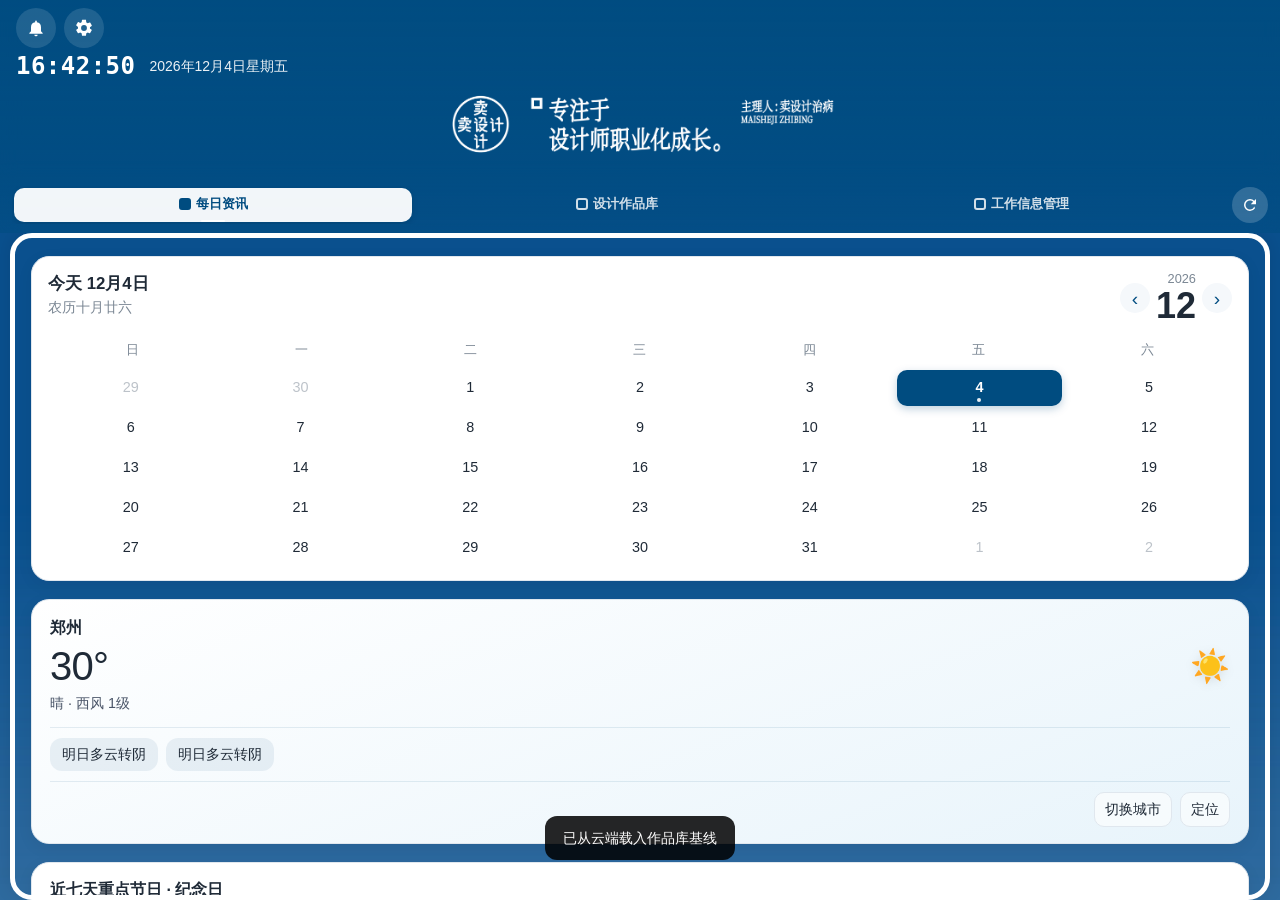
<file: index.html>
<!DOCTYPE html>
<html lang="zh-CN">
<head>
  <meta charset="UTF-8">
  <meta name="viewport" content="width=device-width, initial-scale=1.0, maximum-scale=1.0, user-scalable=no, viewport-fit=cover">
  <meta name="apple-mobile-web-app-capable" content="yes">
  <meta name="apple-mobile-web-app-status-bar-style" content="default">
  <meta name="theme-color" content="#004C80">
  <meta name="application-name" content="卖设计">
  <meta name="mobile-web-app-capable" content="yes">
  <meta name="apple-mobile-web-app-capable" content="yes">
  <meta name="apple-mobile-web-app-status-bar-style" content="default">
  <meta name="apple-mobile-web-app-title" content="卖设计">
  <link rel="manifest" href="manifest.json">
  <link rel="apple-touch-icon" href="icon-192.png">
  <title>卖设计 · 手机工作台</title>
  <link rel="stylesheet" href="styles-mobile-v2.css?v=m20260816t">
</head>
<body>
  <!-- 顶部栏：标题 + 时钟日期 + 铃铛设置 -->
  <header class="topbar">
    <div class="topbar-row topbar-row-1">
      <div class="topbar-tools">
        <button class="topbar-tool" id="openBell" aria-label="修改通知">
          <svg viewBox="0 0 24 24" width="20" height="20" aria-hidden="true">
            <path fill="currentColor" d="M12 22a2 2 0 0 0 2-2h-4a2 2 0 0 0 2 2zm6-6V11a6 6 0 0 0-5-5.91V4a1 1 0 0 0-2 0v1.09A6 6 0 0 0 6 11v5l-2 2v1h16v-1l-2-2z"/>
          </svg>
          <span class="bell-badge" id="bellBadge" hidden>●</span>
        </button>
        <button class="topbar-tool" id="openSettings" aria-label="云端共享设置">
          <svg viewBox="0 0 24 24" width="20" height="20" aria-hidden="true">
            <path fill="currentColor" d="M19.14 12.94a7.42 7.42 0 0 0 0-1.88l2.03-1.58a.5.5 0 0 0 .12-.64l-1.92-3.32a.5.5 0 0 0-.6-.22l-2.39.96a7.07 7.07 0 0 0-1.62-.94l-.36-2.54A.5.5 0 0 0 13.9 2h-3.84a.5.5 0 0 0-.5.42l-.36 2.54c-.59.24-1.13.55-1.62.94l-2.39-.96a.5.5 0 0 0-.6.22L2.67 8.48a.5.5 0 0 0 .12.64l2.03 1.58a7.42 7.42 0 0 0 0 1.88L2.79 14.16a.5.5 0 0 0-.12.64l1.92 3.32a.5.5 0 0 0 .6.22l2.39-.96c.49.39 1.03.7 1.62.94l.36 2.54a.5.5 0 0 0 .5.42h3.84a.5.5 0 0 0 .5-.42l.36-2.54c.59-.24 1.13-.55 1.62-.94l2.39.96a.5.5 0 0 0 .6-.22l1.92-3.32a.5.5 0 0 0-.12-.64l-2.03-1.58zM12 15.5A3.5 3.5 0 1 1 12 8.5a3.5 3.5 0 0 1 0 7z"/>
          </svg>
        </button>
      </div>
    </div>
    <div class="topbar-row topbar-row-2">
      <div class="live-clock" id="liveClock">--:--:--</div>
      <div class="live-date" id="liveDate">----年--月--日 星期-</div>
    </div>
    <div class="brand-banner">
      <img class="brand-banner-img" src="brand-title.png" alt="卖设计的工作台">
    </div>
  </header>

  <!-- 通知面板：浮在顶栏下方 -->
  <div class="bell-panel" id="bellPanel" hidden>
    <div class="bell-panel-head">
      <span>修改通知</span>
      <button class="bell-close" id="closeBell" aria-label="关闭">×</button>
    </div>
    <div class="bell-list" id="bellList"></div>
  </div>

  <!-- 标签栏：3 个 Tab + 刷新 -->
  <nav class="tabbar" id="tabbar">
    <div class="tabbar-tabs">
      <button class="tab active" data-index="0">
        <span class="tab-mark"></span>
        <span class="tab-label">每日资讯</span>
      </button>
      <button class="tab" data-index="1">
        <span class="tab-mark"></span>
        <span class="tab-label">设计作品库</span>
      </button>
      <button class="tab" data-index="2">
        <span class="tab-mark"></span>
        <span class="tab-label">工作信息管理</span>
      </button>
    </div>
    <button class="tabbar-refresh" id="pageRefresh" aria-label="刷新当前页">
      <svg viewBox="0 0 24 24" width="18" height="18" aria-hidden="true">
        <path fill="currentColor" d="M17.65 6.35A7.95 7.95 0 0 0 12 4a8 8 0 0 0-8 8 8 8 0 0 0 8 8 8 8 0 0 0 6.67-3.56L17.65 14A6 6 0 0 1 12 18a6 6 0 0 1-6-6 6 6 0 0 1 6-6c1.66 0 3.14.69 4.22 1.78L13 11h7V4l-2.35 2.35z"/>
      </svg>
    </button>
  </nav>

  <!-- 页面容器：可横向滑动 -->
  <div class="pages-viewport">
    <div class="pages-track" id="pagesTrack">

      <!-- ============ 页面 1：每日资讯 ============ -->
      <section class="page page-info" data-index="0" aria-label="每日资讯">
        <div class="page-inner">

          <!-- 日历卡片 -->
          <div class="card card-calendar">
            <div class="cal-head">
              <div class="cal-today-block">
                <div class="cal-today-date" id="calTodayDate">今天 8月15日</div>
                <div class="cal-today-lunar" id="calTodayLunar">农历七月初三</div>
              </div>
      <div class="cal-year-block">
        <button class="cal-nav-btn" id="calPrev" aria-label="上个月">‹</button>
        <div>
          <div class="cal-year" id="calYear">2026</div>
          <div class="cal-month" id="calMonth">08</div>
        </div>
        <button class="cal-nav-btn" id="calNext" aria-label="下个月">›</button>
      </div>
            </div>
            <div class="cal-weekdays">
              <span>日</span><span>一</span><span>二</span><span>三</span><span>四</span><span>五</span><span>六</span>
            </div>
            <div class="cal-days" id="calDays"></div>
          </div>

          <!-- 天气卡片 -->
          <div class="card card-weather">
            <div class="weather-top">
              <div class="weather-info">
                <div class="weather-row1">
                  <span class="weather-city" id="weatherCity">郑州</span>
                </div>
                <div class="weather-row2">
                  <span class="weather-temp" id="weatherTemp">--°</span>
                  <span class="weather-icon" id="weatherIcon">⛅</span>
                </div>
                <div class="weather-row3">
                  <span class="weather-now" id="weatherNow">加载中…</span>
                </div>
              </div>
            </div>
            <div class="weather-mid">
              <div class="weather-forecast" id="weatherForecast">
                <span class="forecast-tag" id="weatherUpcoming">--</span>
                <span class="forecast-tag" id="weatherTomorrow">--</span>
              </div>
            </div>
            <div class="weather-bottom">
              <button class="btn-outline" id="editCity">切换城市</button>
              <button class="btn-outline" id="locateCity">定位</button>
            </div>
          </div>

          <!-- 节日 / 纪念日 卡片 -->
          <div class="card card-holidays">
            <h3 class="card-title">近七天重点节日 · 纪念日</h3>
            <ul class="holiday-list" id="holidayList"></ul>
          </div>

          <!-- 热点聚合卡片 -->
          <div class="card card-trends">
            <div class="trends-head">
              <h3 class="card-title">热点聚合</h3>
              <div class="trend-tabs" id="trendTabs">
                <button class="trend-tab" data-source="xiaohongshu">小红书</button>
                <button class="trend-tab" data-source="weibo">微博</button>
                <button class="trend-tab active" data-source="qqnews">腾讯新闻</button>
                <button class="trend-tab" data-source="ifeng">凤凰新闻</button>
                <button class="trend-tab" data-source="adquan">广告门</button>
                <button class="trend-tab" data-source="digitaling">数英</button>
                <button class="trend-tab" data-source="shejijingsai">设计竞赛网</button>
                <button class="trend-tab" data-source="uisdc">优设网</button>
              </div>
            </div>
            <ol class="trend-list" id="trendList"></ol>
            <div class="trend-empty" id="trendEmpty" hidden>点击刷新获取最新热点</div>
            <div class="trends-foot">
              <span class="trend-update" id="trendUpdate">上次更新：--</span>
              <button class="btn-text" id="refreshTrends">立即刷新热点</button>
            </div>
          </div>

          <div class="page-footer-space"></div>
        </div>
      </section>

      <!-- ============ 页面 2：设计作品库 ============ -->
      <section class="page page-portfolio" data-index="1" aria-label="设计作品库">
        <div class="page-inner">

          <!-- 顶部操作 -->
          <div class="page-actions">
            <span class="page-actions-title">作品库</span>
            <button class="btn-outline" id="restoreCloud">从云端恢复</button>
            <button class="btn-outline" id="sharePortfolio">分享查看</button>
          </div>

          <!-- 公众号文章：可折叠 -->
          <div class="card card-wechat">
            <div class="source-head" id="wechatToggle">
              <div class="source-head-left">
                <span class="source-emoji">📰</span>
                <span class="source-title">公众号文章</span>
                <span class="source-count" id="wechatCount">0 篇</span>
              </div>
              <button class="source-toggle" id="wechatToggleBtn">展开</button>
            </div>
            <div class="source-body" id="wechatBody">
              <div class="source-toolbar">
                <a class="btn-outline" href="https://mp.weixin.qq.com/s/0--AHBCkB1DnfnzCD70Xyg" target="_blank" rel="noopener">打开公众号</a>
                <button class="btn-primary" id="addPortfolioProject">+ 添加文章</button>
              </div>
              <div class="portfolio-list" id="portfolioList"></div>
            </div>
          </div>

          <!-- 站酷主页 -->
          <div class="card card-zcool">
            <div class="source-head">
              <div class="source-head-left">
                <span class="source-emoji">🎨</span>
                <span class="source-title">站酷主页</span>
              </div>
              <div class="source-head-right">
                <button class="source-toggle" id="editZcool">编辑</button>
                <a class="btn-outline" id="zcoolVisit" href="https://www.zcool.com.cn/u/ZNDA5NDcwMA==" target="_blank" rel="noopener">访问站酷</a>
              </div>
            </div>
            <a class="zcool-preview" id="zcoolLink" href="https://www.zcool.com.cn/u/ZNDA5NDcwMA==" target="_blank" rel="noopener">
              <div class="zcool-cover" id="zcoolCover">
                <span class="zcool-cover-emoji">🎨</span>
              </div>
              <div class="zcool-info">
                <div class="zcool-title" id="zcoolTitle">卖设计 · 站酷</div>
                <div class="zcool-url" id="zcoolUrlText">https://www.zcool.com.cn/u/ZNDA5NDcwMA==</div>
              </div>
            </a>
          </div>

          <!-- 我的知识库 (ima) -->
      <div class="card card-ima" id="openIma">
        <div class="ima-icon">ima</div>
        <div class="ima-body">
          <div class="ima-title">我的知识库</div>
          <div class="ima-sub">ima 个人知识库</div>
        </div>
        <span class="ima-arrow">→</span>
      </div>

          <!-- 设计项目 -->
          <div class="card card-projects">
            <div class="projects-head">
              <h3 class="card-title">设计项目</h3>
              <button class="btn-primary" id="addDesignProject">+ 新建项目</button>
            </div>
            <div class="design-project-list" id="designProjectList"></div>
          </div>

          <div class="page-footer-space"></div>
        </div>
      </section>

      <!-- ============ 页面 3：工作信息管理 ============ -->
      <section class="page page-work" data-index="2" aria-label="工作信息管理">
        <div class="page-inner">

          <!-- 顶部操作 -->
          <div class="page-actions">
            <span class="page-actions-title">工作信息</span>
            <div class="page-actions-buttons">
              <button class="btn-outline" id="shareWork">分享编辑</button>
              <button class="btn-outline" id="openTrash">回收站<span class="trash-badge" id="trashBadge" hidden>0</span></button>
              <button class="btn-outline" id="workAdminToggle">管理员视图</button>
            </div>
          </div>

          <!-- 4 个汇总统计 -->
          <div class="work-summary" id="workSummary">
            <button class="summary-item" data-filter="all">
              <span class="summary-num" id="summaryTotal">0</span>
              <span class="summary-label">总项目</span>
            </button>
            <button class="summary-item" data-filter="progress">
              <span class="summary-num" id="summaryActive">0</span>
              <span class="summary-label">进行中</span>
            </button>
            <button class="summary-item" data-filter="overdue">
              <span class="summary-num" id="summaryOverdue">0</span>
              <span class="summary-label">已超时</span>
            </button>
            <button class="summary-item" data-filter="done">
              <span class="summary-num" id="summaryDone">0</span>
              <span class="summary-label">已完成</span>
            </button>
          </div>

          <!-- 当前筛选提示 -->
          <div class="work-filter-bar" id="workFilterBar" hidden>
            <span id="workFilterLabel"></span>
            <button class="btn-text" id="workClearFilter">↩ 恢复全部</button>
          </div>

          <!-- 48h 截止红色提示 -->
          <div class="deadline-alert" id="deadlineAlert" hidden></div>

          <!-- 项目列表 -->
          <div class="card card-work">
            <div class="work-toolbar">
              <h3 class="card-title">项目列表</h3>
              <button class="btn-primary" id="addWorkProject">+ 新建项目</button>
            </div>
            <div class="work-list" id="workList"></div>
          </div>

          <div class="page-footer-space"></div>
        </div>
      </section>

    </div>
  </div>

  <!-- ============ 模态：新建/编辑工作项目 ============ -->
  <div class="modal" id="workModal" hidden>
    <div class="modal-backdrop" data-close="workModal"></div>
    <div class="modal-content">
      <div class="modal-header">
        <h3 id="workModalTitle">新建项目</h3>
        <button class="modal-close" data-close="workModal" aria-label="关闭">×</button>
      </div>
      <div class="modal-body">
        <label>项目名称<input type="text" id="projName" placeholder="例如：品牌升级"></label>
        <div class="form-row">
          <label>开始时间<input type="date" id="projStart"></label>
          <label>预计结束<input type="date" id="projEnd"></label>
        </div>
        <label>实际结束时间<input type="date" id="projActualEnd"></label>
        <label>项目备注<textarea id="projNote" rows="3" placeholder="项目背景、关键节点等"></textarea></label>
        <label class="checkbox-line"><input type="checkbox" id="projMine"> 与我相关（在标题前显示小红旗 🚩）</label>
      </div>
      <div class="modal-footer">
        <button class="btn-ghost" data-close="workModal">取消</button>
        <button class="btn-primary" id="saveWorkProject">保存</button>
      </div>
    </div>
  </div>

  <!-- ============ 模态：新建/编辑子任务 ============ -->
  <div class="modal" id="taskModal" hidden>
    <div class="modal-backdrop" data-close="taskModal"></div>
    <div class="modal-content">
      <div class="modal-header">
        <h3 id="taskModalTitle">新增子任务</h3>
        <button class="modal-close" data-close="taskModal" aria-label="关闭">×</button>
      </div>
      <div class="modal-body">
        <label>负责人<input type="text" id="taskOwner" placeholder="姓名"></label>
        <label>子任务名称<input type="text" id="taskTitle" placeholder="例如：LOGO 初稿"></label>
        <div class="form-row">
          <label>截止日期<input type="date" id="taskDeadline"></label>
          <label>状态
            <select id="taskStatus">
              <option value="pending">待开始</option>
              <option value="progress">进行中</option>
              <option value="done">已完成</option>
            </select>
          </label>
        </div>
        <label>备注<textarea id="taskNote" rows="2"></textarea></label>
      </div>
      <div class="modal-footer">
        <button class="btn-ghost" data-close="taskModal">取消</button>
        <button class="btn-primary" id="saveTask">保存</button>
      </div>
    </div>
  </div>

  <!-- ============ 模态：回收站 ============ -->
  <div class="modal" id="trashModal" hidden>
    <div class="modal-backdrop" data-close="trashModal"></div>
    <div class="modal-content">
      <div class="modal-header">
        <h3>任务回收站</h3>
        <button class="modal-close" data-close="trashModal" aria-label="关闭">×</button>
      </div>
      <div class="modal-body">
        <p class="modal-tip">删除的项目与子任务会先进入这里，可随时恢复；「彻底删除」后不可恢复。</p>
        <div class="trash-list" id="trashList"></div>
      </div>
      <div class="modal-footer">
        <button class="btn-ghost" id="emptyTrash">清空回收站</button>
        <button class="btn-primary" data-close="trashModal">关闭</button>
      </div>
    </div>
  </div>

  <!-- ============ 模态：公众号文章 ============ -->
  <div class="modal" id="portfolioModal" hidden>
    <div class="modal-backdrop" data-close="portfolioModal"></div>
    <div class="modal-content">
      <div class="modal-header">
        <h3 id="portfolioModalTitle">添加公众号文章</h3>
        <button class="modal-close" data-close="portfolioModal" aria-label="关闭">×</button>
      </div>
      <div class="modal-body">
        <label>文章标题<input type="text" id="portfolioName" placeholder="例如：品牌设计的底层逻辑"></label>
        <label>文章链接<input type="text" id="portfolioUrl" placeholder="https://mp.weixin.qq.com/s/..."></label>
        <label>标签（用逗号分隔）<input type="text" id="portfolioTags" placeholder="品牌, 方法论"></label>
      </div>
      <div class="modal-footer">
        <button class="btn-ghost" data-close="portfolioModal">取消</button>
        <button class="btn-primary" id="savePortfolio">保存</button>
      </div>
    </div>
  </div>

  <!-- ============ 模态：设计项目 ============ -->
  <div class="modal" id="designProjectModal" hidden>
    <div class="modal-backdrop" data-close="designProjectModal"></div>
    <div class="modal-content">
      <div class="modal-header">
        <h3 id="designProjectModalTitle">新建设计项目</h3>
        <button class="modal-close" data-close="designProjectModal" aria-label="关闭">×</button>
      </div>
      <div class="modal-body">
        <label>项目名称<input type="text" id="designProjectName" placeholder="例如：某茶饮品牌 VI"></label>
        <label>项目备注<textarea id="designProjectNote" rows="2" placeholder="项目说明"></textarea></label>
        <div class="dp-image-manager" id="dpImageManager"></div>
        <label class="btn-upload-line">＋ 添加图片（可多选）<input type="file" id="designProjectInput" accept="image/*" multiple hidden></label>
      </div>
      <div class="modal-footer">
        <button class="btn-ghost" data-close="designProjectModal">取消</button>
        <button class="btn-primary" id="saveDesignProject">保存</button>
      </div>
    </div>
  </div>

  <!-- ============ 模态：编辑站酷主页 ============ -->
  <div class="modal" id="zcoolModal" hidden>
    <div class="modal-backdrop" data-close="zcoolModal"></div>
    <div class="modal-content">
      <div class="modal-header">
        <h3>编辑站酷主页</h3>
        <button class="modal-close" data-close="zcoolModal" aria-label="关闭">×</button>
      </div>
      <div class="modal-body">
        <label>站酷主页链接<input type="text" id="zcoolUrlInput" placeholder="https://www.zcool.com.cn/u/..."></label>
        <label>显示标题<input type="text" id="zcoolTitleInput" placeholder="卖设计 · 站酷"></label>
        <label>封面图片<input type="file" id="zcoolCoverInput" accept="image/*"></label>
      </div>
      <div class="modal-footer">
        <button class="btn-ghost" data-close="zcoolModal">取消</button>
        <button class="btn-primary" id="saveZcool">保存</button>
      </div>
    </div>
  </div>

  <!-- ============ 设计项目全屏查看（16:9 轮播） ============ -->
  <div class="dp-lightbox" id="dpLightbox" hidden aria-hidden="true">
    <div class="dp-lightbox-backdrop" id="dpLightboxBackdrop"></div>
    <button class="dp-lightbox-close" id="dpLightboxClose" aria-label="关闭">×</button>
    <div class="dp-lightbox-title" id="dpLightboxTitle"></div>
    <div class="dp-stage">
      <div class="dp-lightbox-track" id="dpLightboxTrack"></div>
      <button class="dp-nav dp-prev" id="dpPrev" aria-label="上一张">‹</button>
      <button class="dp-nav dp-next" id="dpNext" aria-label="下一张">›</button>
    </div>
    <div class="dp-dots" id="dpDots"></div>
    <div class="dp-counter" id="dpCounter"></div>
  </div>

  <!-- ============ 模态：云端共享设置 ============ -->
  <div class="modal" id="settingsModal" hidden>
    <div class="modal-backdrop" data-close="settingsModal"></div>
    <div class="modal-content">
      <div class="modal-header">
        <h3>云端共享设置</h3>
        <button class="modal-close" data-close="settingsModal" aria-label="关闭">×</button>
      </div>
      <div class="modal-body">
        <p class="modal-tip">使用 JSONBin.io（免费）作为共享后端。注册后在 API Keys 页面复制 <b>X-Master-Key</b> 粘贴到下方。分享链接会携带该 Key，<b>请确保只分享给信任的人</b>，建议用专门的小号账号而非主力账号。</p>
        <label>JSONBin API Key<input type="text" id="jsonbinKey" placeholder="X-Master-Key" autocomplete="off"></label>
        <label>你的名字（用于修改记录）<input type="text" id="editorName" placeholder="例如：阿理"></label>
        <div class="sync-box">
          <h4>数据同步（电脑 ↔ 手机）</h4>
          <p class="modal-tip">把本机数据备份到云端，再用手机打开恢复链接即可同步；或导出文件手动转移（不限大小）。</p>
          <div class="sync-row">
            <button class="btn-ghost" id="btnSyncPush">☁ 同步到云端</button>
            <button class="btn-ghost" id="btnSyncPull">⬇ 从云端恢复</button>
          </div>
          <div class="sync-row">
            <button class="btn-ghost" id="btnExport">📤 导出备份</button>
            <button class="btn-ghost" id="btnImport">📥 导入备份</button>
          </div>
          <input type="file" id="importFile" accept="application/json,.json" hidden>
          <div class="sync-result" id="syncResult" hidden>
            <p class="modal-tip">复制下面的恢复链接，在手机浏览器打开即可自动同步：</p>
            <label>恢复链接<input type="text" id="syncResultLink" readonly></label>
            <p class="modal-tip">恢复码（手动填到手机「从云端恢复」）：<b id="syncResultCode"></b></p>
          </div>
        </div>
      </div>
      <div class="modal-footer">
        <button class="btn-ghost" data-close="settingsModal">取消</button>
        <button class="btn-primary" id="saveSettings">保存</button>
      </div>
    </div>
  </div>

  <!-- ============ 模态：分享结果 ============ -->
  <div class="modal" id="shareResultModal" hidden>
    <div class="modal-backdrop" data-close="shareResultModal"></div>
    <div class="modal-content">
      <div class="modal-header">
        <h3>分享链接已生成</h3>
        <button class="modal-close" data-close="shareResultModal" aria-label="关闭">×</button>
      </div>
      <div class="modal-body">
        <p id="shareResultDesc" class="modal-tip"></p>
        <label>分享链接（已含访问凭证，直接发给对方即可）<input type="text" id="shareResultLink" readonly></label>
        <button class="btn-primary" id="copyShareLink">复制链接</button>
      </div>
    </div>
  </div>

  <!-- ============ Toast ============ -->
  <div class="toast" id="toast" hidden></div>

  <!-- ============ ima 二维码弹窗 ============ -->
  <div class="ima-qr-modal" id="imaQrModal" hidden>
    <div class="ima-qr-modal-box">
      <img src="ima-qr.png" alt="ima 知识库二维码">
      <button class="ima-qr-close" id="closeImaQr">关闭</button>
    </div>
  </div>

  <script src="solarlunar.min.js?v=m20260816h"></script>
  <script>window.solarLunar = (window.solarLunar && window.solarLunar.default) ? window.solarLunar.default : window.solarLunar;</script>
  <script src="app.js?v=m20260816z8"></script>
  <!-- 安装到主屏幕 提示横幅 -->
  <div class="install-banner" id="installBanner" hidden>
    <div class="ib-text">把「卖设计」装到手机，像 App 一样随时打开 📲</div>
    <button class="ib-btn" id="installBtn" type="button">安装</button>
    <button class="ib-close" id="installClose" type="button" aria-label="关闭提示">×</button>
  </div>
</body>
</html>
</file>
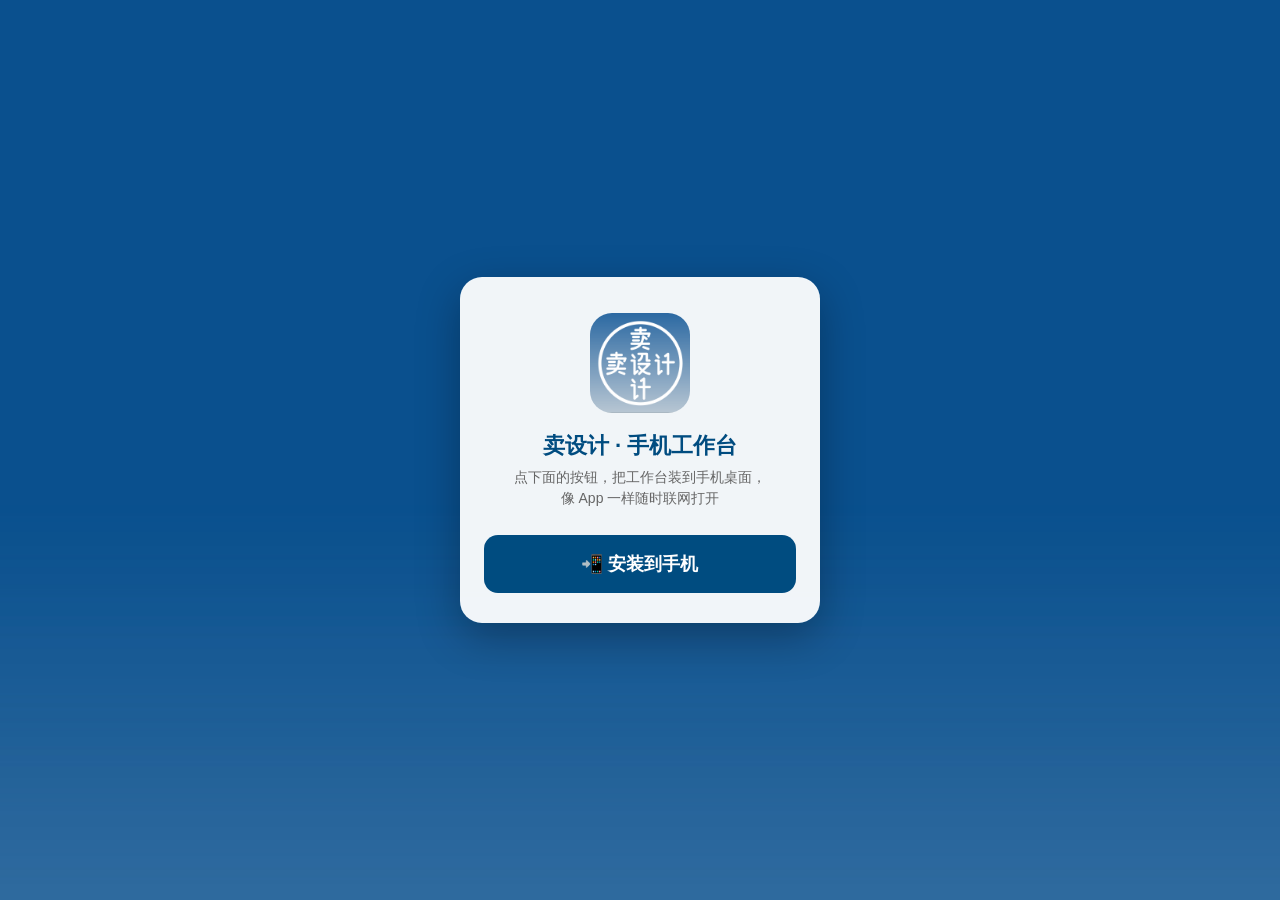
<file: install.html>
<!DOCTYPE html>
<html lang="zh-CN">
<head>
  <meta charset="UTF-8">
  <meta name="viewport" content="width=device-width, initial-scale=1.0, maximum-scale=1.0, user-scalable=no, viewport-fit=cover">
  <meta name="theme-color" content="#004C80">
  <title>安装 · 卖设计手机工作台</title>
  <link rel="manifest" href="manifest.json">
  <link rel="apple-touch-icon" href="icon-192.png">
  <style>
    * { box-sizing: border-box; margin: 0; padding: 0; }
    html, body { height: 100%; }
    body {
      font-family: -apple-system, BlinkMacSystemFont, "PingFang SC", "Microsoft YaHei", sans-serif;
      background: #004C80 url('phone-bg.jpg') center top / cover no-repeat fixed;
      color: #fff;
      display: flex; align-items: center; justify-content: center;
      min-height: 100vh; padding: 24px;
    }
    .card {
      background: rgba(255, 255, 255, 0.94);
      color: #1a1a1a;
      width: 100%; max-width: 360px;
      border-radius: 22px;
      padding: 36px 24px 30px;
      text-align: center;
      box-shadow: 0 14px 44px rgba(0, 0, 0, 0.3);
    }
    .logo {
      width: 100px; height: 100px;
      border-radius: 22px;
      margin: 0 auto 18px;
      display: block;
    }
    h1 { font-size: 22px; margin-bottom: 6px; color: #004C80; }
    .sub { font-size: 14px; color: #666; margin-bottom: 26px; line-height: 1.5; }
    .btn {
      display: block; width: 100%;
      background: #004C80; color: #fff;
      border: none; border-radius: 14px;
      padding: 17px; font-size: 18px; font-weight: 700;
      cursor: pointer;
      transition: opacity .15s;
    }
    .btn:active { opacity: .85; }
    .ok { margin-top: 18px; font-size: 15px; color: #0a8a3e; font-weight: 700; display: none; }
    .hint {
      margin-top: 18px; font-size: 13px; color: #777;
      line-height: 1.7; display: none; text-align: left;
      background: #f4f6f8; border-radius: 12px; padding: 14px 16px;
    }
    .hint b { color: #004C80; }
  </style>
</head>
<body>
  <div class="card">
    <img class="logo" src="icon-512.png" alt="卖设计">
    <h1>卖设计 · 手机工作台</h1>
    <p class="sub">点下面的按钮，把工作台装到手机桌面，<br>像 App 一样随时联网打开</p>
    <button class="btn" id="installBtn">📲 安装到手机</button>
    <div class="ok" id="okMsg">✅ 已安装！回到桌面就能看到「卖设计」</div>
    <div class="hint" id="hint">
      没弹出安装框？手动装也很快：<br>
      ① 用手机 <b>Chrome</b> 浏览器打开本页<br>
      ② 点右上角 <b>⋮</b> → <b>添加到主屏幕</b><br>
      ③ 点「添加」，桌面就出现图标了
    </div>
  </div>

  <script>
    let deferredPrompt = null;
    const btn = document.getElementById('installBtn');
    const hint = document.getElementById('hint');
    const okMsg = document.getElementById('okMsg');

    function registerSW() {
      if ('serviceWorker' in navigator &&
          (location.protocol === 'https:' || location.hostname === 'localhost')) {
        navigator.serviceWorker.register('sw.js?v=m20260816t').catch(() => {});
      }
    }
    window.addEventListener('load', registerSW);

    window.addEventListener('beforeinstallprompt', (e) => {
      e.preventDefault();
      deferredPrompt = e;
    });

    btn.addEventListener('click', async () => {
      if (deferredPrompt) {
        deferredPrompt.prompt();
        const { outcome } = await deferredPrompt.userChoice;
        if (outcome === 'accepted') okMsg.style.display = 'block';
        deferredPrompt = null;
      } else {
        // 浏览器没给自动安装入口（多半之前点过"不"），展示手动步骤
        hint.style.display = 'block';
        btn.textContent = '⚙️ 看手动安装步骤';
      }
    });

    window.addEventListener('appinstalled', () => {
      okMsg.style.display = 'block';
      btn.style.display = 'none';
      hint.style.display = 'none';
    });

    // 兜底：3 秒后若仍没捕获到安装事件，提示手动方案
    setTimeout(() => {
      if (!deferredPrompt) {
        hint.style.display = 'block';
        btn.textContent = '⚙️ 看手动安装步骤';
      }
    }, 3000);
  </script>
</body>
</html>
</file>
<file: styles-mobile-v2.css>
/* ============================================================
   卖设计 · 手机工作台 · 自包含样式（v2 · 完整重写）
   设计目标：
     · 蓝→灰渐变背景 + 轻雾面
     · 固定顶栏 + 标签栏；3 个标签页可左右滑动切换
     · 大字、宽间距、白圆角卡片
     · 触摸目标 ≥ 40px
   ============================================================ */

/* ----------- CSS 自定义属性 ----------- */
:root {
  /* 主色 */
  --deep:        #004C80;
  --deep-2:      #0E6394;
  --mid:         #5A8FB0;
  --light:       #D1D1D1;
  --pale:        #E8F2F8;
  --frost:       rgba(255, 255, 255, 0.78);
  --frost-2:     rgba(255, 255, 255, 0.55);

  /* 中性色 */
  --text:        #1F2A37;
  --text-2:      #4A5568;
  --text-3:      #7B8794;
  --line:        #E2E8F0;
  --card:        #FFFFFF;
  --card-soft:   #F5F8FB;
  --border:      #E0E7EE;

  /* 状态色 */
  --ok:          #2BA785;
  --warn:        #E0852B;
  --danger:      #E25555;
  --danger-bg:   #FF6166;
  --info:        #2A6FB0;

  /* 间距 */
  --gap-1: 6px;
  --gap-2: 10px;
  --gap-3: 14px;
  --gap-4: 18px;
  --gap-5: 22px;
  --gap-6: 28px;

  /* 圆角 */
  --r-1: 8px;
  --r-2: 14px;
  --r-3: 18px;
  --r-4: 22px;

  /* 字号 */
  --fs-xs:  0.78rem;     /* 12px */
  --fs-sm:  0.875rem;    /* 14px */
  --fs-md:  1rem;        /* 16px */
  --fs-lg:  1.125rem;    /* 18px */
  --fs-xl:  1.375rem;    /* 22px */
  --fs-2xl: 1.75rem;     /* 28px */
  --fs-3xl: 2.25rem;     /* 36px */
  --fs-4xl: 3rem;        /* 48px */

  /* 顶栏与标签栏高度（与 .topbar / .tabbar 实际高度一致） */
  --topbar-h: 88px;
  --tabbar-h: 56px;
}

/* ----------- Reset ----------- */
*, *::before, *::after { box-sizing: border-box; }
html, body {
  margin: 0;
  padding: 0;
  font-family: -apple-system, BlinkMacSystemFont, "PingFang SC", "Microsoft YaHei",
               "Helvetica Neue", Arial, sans-serif;
  font-size: 16px;
  color: var(--text);
  -webkit-font-smoothing: antialiased;
  -moz-osx-font-smoothing: grayscale;
  -webkit-text-size-adjust: 100%;
  -webkit-tap-highlight-color: transparent;
  line-height: 1.55;
  overflow: hidden;
  height: 100%;
  touch-action: manipulation;
  background: transparent;
}
/* 背景图直接挂在 html（canvas 根层），避免 z-index:-2 被父级/根背景压住 */
html {
  background-color: #004C80;
  background-image: url('phone-bg.jpg');
  background-size: cover;
  background-position: center top;
  background-repeat: no-repeat;
}
[hidden] { display: none !important; }
body {
  /* 允许安全区内边距 */
  padding-top: env(safe-area-inset-top);
  padding-bottom: env(safe-area-inset-bottom);
  padding-left: env(safe-area-inset-left);
  padding-right: env(safe-area-inset-right);
}
img { max-width: 100%; display: block; }
button { font: inherit; color: inherit; cursor: pointer; border: 0; background: transparent; }
input, textarea, select {
  font: inherit; color: inherit;
  -webkit-appearance: none; appearance: none;
  border-radius: 0;
}
a { color: var(--deep); text-decoration: none; }

/* ----------- 背景渐变 + 轻雾面 ----------- */
/* 背景图已迁移到 html（见上方 html {}），避免 fixed div + z-index:-2 被根背景压住 */

/* ----------- 顶栏 ----------- */
.topbar {
  position: fixed; top: 0; left: 0; right: 0;
  padding-top: calc(env(safe-area-inset-top) + 8px);
  padding-left: 16px;
  padding-right: 16px;
  padding-bottom: 8px;
  z-index: 50;
  background: linear-gradient(180deg, rgba(0, 76, 128, 0.92) 0%, rgba(0, 76, 128, 0.78) 100%);
  color: #fff;
  backdrop-filter: blur(10px);
  -webkit-backdrop-filter: blur(10px);
}
.topbar-row { display: flex; align-items: center; }
.topbar-row-1 { justify-content: space-between; gap: 12px; }
.topbar-row-2 { margin-top: 4px; gap: 14px; }
.brand {
  margin: 0;
  font-size: 1.125rem;
  font-weight: 700;
  letter-spacing: 0.02em;
  color: #fff;
  line-height: 1.2;
}
.topbar-tools { display: flex; align-items: center; gap: 8px; }
.topbar-tool {
  width: 40px; height: 40px;
  border-radius: 50%;
  display: inline-flex; align-items: center; justify-content: center;
  color: #fff;
  background: rgba(255, 255, 255, 0.12);
  position: relative;
  transition: background 0.15s;
}
.topbar-tool:active { background: rgba(255, 255, 255, 0.22); }
.bell-badge {
  position: absolute; top: 4px; right: 6px;
  color: #FFC857; font-size: 14px; line-height: 1;
  pointer-events: none;
}
.live-clock {
  font-family: "SF Mono", "Menlo", "Consolas", monospace;
  font-size: 1.5rem;
  font-weight: 600;
  letter-spacing: 0.02em;
  line-height: 1.2;
}
.live-date {
  font-size: 0.875rem;
  opacity: 0.92;
  line-height: 1.3;
}

/* 通知面板 */
.bell-panel {
  position: fixed;
  top: var(--topbar-h);
  right: 12px;
  width: 86vw; max-width: 360px;
  max-height: 60vh;
  background: rgba(255, 255, 255, 0.97);
  border-radius: 16px;
  box-shadow: 0 12px 32px rgba(0, 0, 0, 0.18);
  z-index: 60;
  overflow: hidden;
  display: flex; flex-direction: column;
  border: 1px solid rgba(255, 255, 255, 0.7);
}
.bell-panel-head {
  padding: 14px 16px;
  font-size: 1rem; font-weight: 700;
  color: var(--text);
  border-bottom: 1px solid var(--line);
  display: flex; align-items: center; justify-content: space-between;
}
.bell-close {
  width: 32px; height: 32px;
  font-size: 22px; line-height: 1;
  color: var(--text-3);
  border-radius: 50%;
}
.bell-close:active { background: var(--card-soft); }
.bell-list { padding: 6px 8px 10px; overflow-y: auto; max-height: 50vh; }
.bell-empty { padding: 28px 16px; text-align: center; color: var(--text-3); font-size: 0.95rem; }
.bell-item {
  padding: 10px 12px;
  border-radius: 10px;
  margin-bottom: 4px;
  background: var(--card-soft);
}
.bell-item-by { font-size: 0.875rem; font-weight: 600; color: var(--text); }
.bell-item-sum { font-size: 0.875rem; color: var(--text-2); margin-top: 2px; line-height: 1.4; }
.bell-item-time { font-size: 0.75rem; color: var(--text-3); margin-top: 4px; }

/* ----------- 标签栏 ----------- */
.tabbar {
  position: fixed;
  top: var(--topbar-h);
  left: 0; right: 0;
  height: var(--tabbar-h);
  padding-left: 12px;
  padding-right: 12px;
  z-index: 49;
  display: flex; align-items: center; justify-content: space-between;
  gap: 10px;
  background: linear-gradient(180deg, rgba(0, 76, 128, 0.78) 0%, rgba(0, 76, 128, 0.55) 100%);
  backdrop-filter: blur(10px);
  -webkit-backdrop-filter: blur(10px);
  color: #fff;
  padding-top: env(safe-area-inset-top);
}
.tabbar-tabs { display: flex; align-items: center; gap: 2px; flex: 1 1 auto; min-width: 0; overflow: hidden; }
.tab {
  flex: 1 1 0;
  min-width: 0;
  padding: 8px 4px 10px;
  font-size: 0.82rem;
  font-weight: 600;
  color: rgba(255, 255, 255, 0.82);
  border-radius: 12px;
  position: relative;
  display: inline-flex; align-items: center; justify-content: center;
  gap: 5px;
  transition: color 0.2s;
  white-space: nowrap;
}
.tab::before {
  content: '';
  position: absolute;
  inset: 2px;
  background: transparent;
  border-radius: 10px;
  z-index: 0;
  transition: background 0.2s;
}
.tab-label { position: relative; z-index: 1; }
.tab-mark {
  position: relative;
  z-index: 1;
  width: 12px;
  height: 12px;
  border: 2px solid currentColor;
  border-radius: 3px;
  flex-shrink: 0;
  transition: all 0.2s;
}
.tab.active {
  color: var(--deep);
}
.tab.active::before {
  background: rgba(255, 255, 255, 0.95);
  box-shadow: 0 2px 6px rgba(0, 0, 0, 0.12);
}
.tab.active .tab-mark {
  background: var(--deep);
  border-color: var(--deep);
}
.tab::after {
  content: '';
  position: absolute;
  bottom: 2px;
  left: 50%;
  width: 0;
  height: 2px;
  background: #fff;
  border-radius: 1px;
  transition: width 0.2s, left 0.2s;
}
.tab.active::after {
  width: 24px;
  left: calc(50% - 12px);
}
.tabbar-refresh {
  width: 36px; height: 36px;
  border-radius: 50%;
  background: rgba(255, 255, 255, 0.18);
  color: #fff;
  display: inline-flex; align-items: center; justify-content: center;
  flex-shrink: 0;
  transition: background 0.15s;
}
.tabbar-refresh:active { background: rgba(255, 255, 255, 0.32); }
.tabbar-refresh.spin svg { animation: spin 0.7s linear infinite; }
@keyframes spin { to { transform: rotate(360deg); } }

/* ----------- 页面容器 + 滑动 ----------- */
.pages-viewport {
  position: fixed;
  top: calc(var(--topbar-h) + var(--tabbar-h));
  left: 0; right: 0; bottom: 0;
  overflow: hidden;
  z-index: 1;
}
.pages-track {
  display: flex;
  width: 300%;
  height: 100%;
  transform: translateX(0%);
  transition: transform 0.32s cubic-bezier(0.22, 0.61, 0.36, 1);
  will-change: transform;
}
.pages-track.dragging { transition: none; }
.page {
  width: 33.333333%;
  height: 100%;
  flex-shrink: 0;
  overflow: hidden;
}
.page-inner {
  height: 100%;
  overflow-y: auto;
  overflow-x: hidden;
  -webkit-overflow-scrolling: touch;
  padding: 18px 16px 0;
  display: flex; flex-direction: column;
  gap: var(--gap-4);
  /* 白色粗线条空心框（仅边框），填充透明，整屏透出背景图 */
  background: transparent;
  border: 5px solid #fff;
  border-radius: 22px;
  margin: 0 10px;
  box-shadow: 0 -4px 20px rgba(0, 0, 0, 0.1);
}
.page-footer-space { height: 28px; flex-shrink: 0; }

/* 标题横幅：顶栏内，设置按钮下、时间行下方 */
.brand-banner {
  display: flex;
  justify-content: center;
  align-items: center;
  padding: 4px 14px 6px;
  flex-shrink: 0;
}
.brand-banner-img {
  height: auto;
  max-height: 78px;
  width: auto;
  max-width: 90%;
}

/* ----------- 卡片通用 ----------- */
.card {
  background: var(--card);
  border-radius: 18px;
  padding: 16px 18px;
  box-shadow: 0 4px 16px rgba(0, 0, 0, 0.06);
  border: 1px solid var(--border);
}
.card-title {
  margin: 0 0 12px;
  font-size: 1rem;
  font-weight: 700;
  color: var(--text);
  line-height: 1.4;
}

/* ----------- 页面 1：每日资讯 ----------- */
/* 日历 */
.card-calendar {
  padding: 16px 16px 14px;
  display: flex; flex-direction: column;
}
.cal-head {
  display: flex; justify-content: space-between; align-items: flex-start;
  margin-bottom: 12px;
}
.cal-today-block { display: flex; flex-direction: column; gap: 2px; }
.cal-today-date { font-size: 1.05rem; font-weight: 700; color: var(--text); line-height: 1.3; }
.cal-today-lunar { font-size: 0.85rem; color: var(--text-3); }
.cal-year-block { display: flex; align-items: center; gap: 6px; text-align: right; line-height: 1; }
.cal-nav-btn {
  width: 30px; height: 30px;
  border-radius: 50%;
  background: var(--card-soft);
  color: var(--deep);
  font-size: 1.2rem; line-height: 1;
  display: flex; align-items: center; justify-content: center;
  border: none; flex-shrink: 0;
}
.cal-nav-btn:active { background: var(--deep); color: #fff; }
.cal-year { font-size: 0.8rem; color: var(--text-3); }
.cal-month {
  font-size: 2.25rem; font-weight: 700;
  color: var(--text);
  line-height: 1;
  margin-top: 2px;
}
.cal-weekdays {
  display: grid;
  grid-template-columns: repeat(7, 1fr);
  text-align: center;
  font-size: 0.8rem;
  color: var(--text-3);
  margin-bottom: 6px;
}
.cal-weekdays span { padding: 4px 0; }
.cal-days {
  display: grid;
  grid-template-columns: repeat(7, 1fr);
  gap: 4px;
  text-align: center;
}
.cal-days span {
  height: 36px;
  display: flex; align-items: center; justify-content: center;
  font-size: 0.9rem;
  color: var(--text);
  border-radius: 10px;
}
.cal-days span.other { color: var(--text-3); opacity: 0.5; }
.cal-days span.today {
  background: var(--deep);
  color: #fff;
  font-weight: 700;
  box-shadow: 0 3px 8px rgba(0, 76, 128, 0.25);
  position: relative;
}
.cal-days span.today::after {
  content: '';
  position: absolute;
  bottom: 4px;
  left: 50%;
  transform: translateX(-50%);
  width: 4px;
  height: 4px;
  border-radius: 50%;
  background: rgba(255, 255, 255, 0.9);
}
.cal-days span.selected {
  background: var(--pale);
  color: var(--deep);
  font-weight: 700;
  border: 2px solid var(--deep);
}
.cal-days span.today.selected {
  background: var(--deep);
  color: #fff;
  border-color: #fff;
  box-shadow: inset 0 0 0 2px #fff, 0 3px 8px rgba(0, 76, 128, 0.25);
}
.cal-days span.today.selected::after { background: rgba(255, 255, 255, 0.9); }

/* 天气 */
.card-weather {
  padding: 16px 18px;
  background: linear-gradient(160deg, #ffffff 0%, #E8F4FB 100%);
}
.weather-top { margin-bottom: 12px; }
.weather-info { display: flex; flex-direction: column; gap: 6px; }
.weather-row1 { display: flex; align-items: baseline; gap: 8px; }
.weather-city { font-size: 1rem; font-weight: 600; color: var(--text); }
.weather-row2 {
  display: flex; align-items: center; justify-content: space-between;
  gap: 8px;
}
.weather-temp {
  font-size: 2.5rem; font-weight: 300; color: var(--text);
  line-height: 1;
  letter-spacing: -0.02em;
}
.weather-icon { font-size: 2rem; line-height: 1; filter: drop-shadow(0 2px 4px rgba(0,0,0,0.1)); }
.weather-row3 { font-size: 0.9rem; color: var(--text-2); }
.weather-now { color: var(--text-2); }
.weather-mid {
  padding: 10px 0;
  border-top: 1px solid rgba(0, 76, 128, 0.1);
  border-bottom: 1px solid rgba(0, 76, 128, 0.1);
  margin-bottom: 10px;
}
.weather-forecast { display: flex; gap: 8px; flex-wrap: wrap; }
.forecast-tag {
  font-size: 0.85rem;
  padding: 6px 12px;
  border-radius: 12px;
  background: rgba(0, 76, 128, 0.08);
  color: var(--text);
}
.forecast-tag.warn {
  background: rgba(226, 85, 85, 0.12);
  color: var(--danger);
  font-weight: 600;
}
.weather-bottom {
  display: flex; justify-content: flex-end; gap: 8px;
  flex-wrap: wrap;
}

/* 节日 */
.card-holidays { padding: 16px 18px; }
.holiday-list {
  list-style: none;
  margin: 0; padding: 0;
}
.holiday-list li {
  padding: 10px 0;
  border-bottom: 1px dashed rgba(0, 76, 128, 0.1);
  display: flex; align-items: center; justify-content: space-between; gap: 10px;
  font-size: 0.95rem;
}
.holiday-list li:last-child { border-bottom: 0; }
.holiday-name {
  flex: 1; min-width: 0;
  display: flex; align-items: center; gap: 8px;
  font-weight: 500;
  color: var(--text);
  line-height: 1.4;
}
.holiday-name::before {
  content: '';
  width: 8px; height: 8px;
  border-radius: 50%;
  background: var(--mid);
  flex-shrink: 0;
}
.holiday-name.key::before { background: var(--danger); }
.holiday-name.node::before { background: var(--ok); }
.holiday-tag {
  display: inline-block;
  font-size: 0.7rem;
  padding: 2px 8px;
  border-radius: 8px;
  background: var(--card-soft);
  color: var(--text-2);
  margin-left: 4px;
  flex-shrink: 0;
}
.holiday-tag.key { background: rgba(226, 85, 85, 0.15); color: var(--danger); }
.holiday-date {
  font-size: 0.85rem;
  color: var(--text-3);
  flex-shrink: 0;
  text-align: right;
}
.today-flag { font-size: 0.9rem; }

/* 热点 */
.card-trends { padding: 16px 18px; }
.trends-head { margin-bottom: 10px; }
.trend-tabs {
  display: flex; gap: 6px;
  overflow-x: auto;
  -webkit-overflow-scrolling: touch;
  padding: 6px 0 8px;
  scrollbar-width: none;
}
.trend-tabs::-webkit-scrollbar { display: none; }
.trend-tab {
  flex: 0 0 auto;
  font-size: 0.85rem;
  padding: 6px 12px;
  border-radius: 12px;
  background: var(--card-soft);
  color: var(--text-2);
  white-space: nowrap;
  transition: background 0.15s, color 0.15s;
}
.trend-tab.active {
  background: var(--deep);
  color: #fff;
}
.trend-list {
  list-style: none;
  margin: 0; padding: 0;
  counter-reset: trend;
}
.trend-list li {
  display: flex; align-items: center; gap: 10px;
  padding: 11px 0;
  border-bottom: 1px dashed rgba(0, 76, 128, 0.08);
  font-size: 0.95rem;
}
.trend-list li:last-child { border-bottom: 0; }
.trend-list li a {
  flex: 1; min-width: 0;
  color: var(--text);
  display: flex; align-items: center; gap: 8px;
}
.trend-rank {
  flex: 0 0 24px;
  text-align: center;
  font-weight: 700;
  color: var(--deep);
}
.trend-list li:nth-child(n+4) .trend-rank { color: var(--text-3); }
.trend-title {
  flex: 1; min-width: 0;
  overflow: hidden; text-overflow: ellipsis; white-space: nowrap;
}
.trend-heat {
  flex: 0 0 auto;
  font-size: 0.8rem;
  color: var(--text-3);
}
.trend-empty {
  padding: 28px 16px;
  text-align: center;
  color: var(--text-3);
  font-size: 0.9rem;
}
.trends-foot {
  display: flex; justify-content: space-between; align-items: center;
  padding-top: 10px;
  border-top: 1px solid rgba(0, 76, 128, 0.08);
  margin-top: 4px;
}
.trend-update { font-size: 0.8rem; color: var(--text-3); }

/* ----------- 页面 2：设计作品库 ----------- */
.page-actions {
  display: flex; align-items: center; justify-content: space-between;
  gap: 10px;
  padding: 0 4px;
  flex-wrap: wrap;
}
.page-actions-title { display: none; }
.page-actions {
  justify-content: flex-end;
}
.page-actions-buttons {
  display: flex; gap: 6px; flex-wrap: wrap;
  justify-content: flex-end;
}
.page-actions-buttons .btn-outline,
.page-actions-buttons .btn-ghost {
  font-size: 0.8rem;
  padding: 7px 10px;
  min-height: 36px;
}

.source-head {
  display: flex; align-items: center; justify-content: space-between;
  gap: 10px;
}
.source-head-left { display: flex; align-items: center; gap: 8px; min-width: 0; flex: 1; }
.source-head-right { display: flex; gap: 6px; flex-shrink: 0; }
.source-emoji { font-size: 1.1rem; }
.source-title {
  font-size: 1rem; font-weight: 700;
  color: var(--text);
}
.source-count {
  font-size: 0.8rem; color: var(--text-3);
  padding: 2px 8px;
  background: var(--card-soft);
  border-radius: 8px;
}
.source-toggle {
  font-size: 0.85rem;
  padding: 6px 12px;
  border-radius: 10px;
  background: var(--card-soft);
  color: var(--text);
  border: 1px solid var(--border);
}
.source-body {
  margin-top: 12px;
  padding-top: 12px;
  border-top: 1px dashed rgba(0, 76, 128, 0.12);
  display: none;
}
.source-body:not(.collapsed) { display: block; }
.source-body.collapsed { display: none; }
.source-toolbar {
  display: flex; gap: 8px; flex-wrap: wrap;
  margin-bottom: 12px;
}

/* 公众号文章列表 */
.portfolio-list { display: flex; flex-direction: column; gap: 12px; }
.portfolio-item {
  background: var(--card-soft);
  border-radius: 14px;
  padding: 14px 16px;
  display: flex; flex-direction: column; gap: 12px;
}
.portfolio-title {
  font-size: 1rem;
  font-weight: 600;
  color: var(--deep);
  line-height: 1.45;
  text-decoration: none;
  word-break: break-word;
}
.portfolio-title:active { opacity: 0.7; }
.portfolio-actions-row {
  display: flex; align-items: center; gap: 6px;
  width: 100%;
}
.portfolio-actions-row button {
  flex: 1 1 0;
  font-size: 0.58rem;
  font-weight: 500;
  padding: 3px 2px;
  border-radius: 7px;
  background: #fff;
  color: var(--text-2);
  border: 1px solid var(--border);
}
.portfolio-actions-row button:active { filter: brightness(0.96); }

/* 站酷 */
.card-zcool .zcool-preview {
  margin-top: 12px;
  display: block;
}
.zcool-cover {
  width: 100%;
  aspect-ratio: 16 / 9;
  border-radius: 14px;
  background: linear-gradient(135deg, #C9DEEC, #6FA3C5);
  background-size: cover;
  background-position: center;
  position: relative;
  overflow: hidden;
  display: flex; align-items: center; justify-content: center;
}
.zcool-cover-emoji {
  font-size: 3rem;
  opacity: 0.55;
}
.zcool-cover.has-cover .zcool-cover-emoji { display: none; }
.zcool-info { margin-top: 12px; }
.zcool-title {
  font-size: 1rem; font-weight: 700;
  color: var(--text);
  margin-bottom: 4px;
}
.zcool-url {
  font-size: 0.78rem; color: var(--text-3);
  overflow: hidden; text-overflow: ellipsis; white-space: nowrap;
}

/* ima */
.card-ima {
  display: flex; align-items: center; gap: 12px;
  background: var(--card);
  border: 1px solid var(--border);
  color: var(--text);
  padding: 12px 14px;
  cursor: pointer;
}
.card-ima:active { background: var(--card-soft); }
.ima-icon {
  width: 44px; height: 44px;
  border-radius: 12px;
  background: var(--deep);
  color: #fff;
  display: inline-flex; align-items: center; justify-content: center;
  font-size: 0.75rem; font-weight: 700;
  letter-spacing: 0.04em;
  flex-shrink: 0;
}
.ima-body { flex: 1; }
.ima-title { font-size: 1.05rem; font-weight: 700; }
.ima-sub { font-size: 0.85rem; color: var(--text-3); margin-top: 2px; }
.ima-arrow { font-size: 1.4rem; color: var(--deep); }

/* ima 二维码弹窗 */
.ima-qr-modal {
  position: fixed; inset: 0;
  background: rgba(0, 0, 0, 0.6);
  display: flex; align-items: center; justify-content: center;
  z-index: 200;
  padding: 24px;
}
.ima-qr-modal[hidden] { display: none; }
.ima-qr-modal-box {
  background: #fff;
  border-radius: 18px;
  padding: 18px;
  width: min(86vw, 360px);
  display: flex; flex-direction: column; align-items: center; gap: 14px;
  box-shadow: 0 16px 40px rgba(0, 0, 0, 0.3);
}
.ima-qr-modal-box img {
  width: 100%;
  height: auto;
  border-radius: 10px;
  display: block;
}
.ima-qr-close {
  width: 100%;
  padding: 10px;
  border-radius: 10px;
  background: var(--deep);
  color: #fff;
  border: none;
  font-size: 0.95rem;
  font-weight: 600;
  cursor: pointer;
}
.ima-qr-close:active { filter: brightness(0.95); }

/* 设计项目 */
.projects-head {
  display: flex; align-items: center; justify-content: space-between;
  margin-bottom: 12px;
}
.projects-head .card-title { margin-bottom: 0; }
.design-project-list {
  display: flex; flex-direction: column;
  gap: 12px;
}
.design-project {
  border-radius: 14px;
  overflow: hidden;
  background: #fff;
  box-shadow: 0 2px 8px rgba(0, 0, 0, 0.06);
}
.design-project-cover {
  width: 100%;
  height: 110px;
  background-size: cover;
  background-position: center;
  display: flex; align-items: flex-end;
  padding: 12px 14px;
  position: relative;
}
.design-project-cover::after {
  content: '';
  position: absolute; inset: 0;
  background: linear-gradient(180deg, rgba(0,0,0,0) 40%, rgba(0,0,0,0.35) 100%);
  pointer-events: none;
}
.dp-cover-overlay {
  position: relative; z-index: 1;
  width: 100%;
  display: flex; align-items: flex-end; justify-content: space-between;
  gap: 10px;
  color: inherit;
}
.dp-cover-title {
  font-size: 1.05rem; font-weight: 700;
  line-height: 1.2;
  text-shadow: 0 1px 3px rgba(0,0,0,0.35);
  flex: 1; min-width: 0;
}
.dp-cover-count {
  font-size: 0.8rem; font-weight: 500;
  opacity: 0.95;
  text-shadow: 0 1px 2px rgba(0,0,0,0.35);
  flex-shrink: 0;
}
.dp-actions-bar {
  display: flex; justify-content: flex-end; gap: 6px;
  padding: 10px 14px;
  border-top: 1px solid var(--border);
}
.dp-actions-bar button {
  font-size: 0.78rem;
  padding: 5px 10px;
  border-radius: 8px;
  background: var(--card-soft);
  color: var(--text);
  border: 1px solid var(--border);
}
.dp-actions-bar button:active { background: var(--pale); }

/* ----------- 页面 3：工作信息管理 ----------- */
.work-summary {
  display: grid;
  grid-template-columns: repeat(2, 1fr);
  gap: 10px;
}
.summary-item {
  background: var(--card);
  border-radius: 16px;
  padding: 14px 10px;
  text-align: center;
  border: 1px solid rgba(255, 255, 255, 0.5);
  box-shadow: 0 4px 12px rgba(0, 0, 0, 0.06);
  display: flex; flex-direction: column; gap: 4px;
}
.summary-item.active {
  background: var(--deep);
  color: #fff;
  box-shadow: 0 6px 14px rgba(0, 76, 128, 0.3);
}
.summary-item.active .summary-label { color: rgba(255, 255, 255, 0.9); }
.summary-num {
  font-size: 1.75rem; font-weight: 700;
  color: var(--text);
  line-height: 1;
}
.summary-item.active .summary-num { color: #fff; }
.summary-label {
  font-size: 0.85rem; color: var(--text-2);
}

.work-filter-bar {
  display: flex; justify-content: space-between; align-items: center;
  padding: 10px 14px;
  background: var(--deep);
  border-radius: 12px;
  font-size: 0.9rem;
  color: #fff;
}
.work-filter-bar #workFilterLabel { color: #fff; }
.work-filter-bar #workClearFilter { color: #fff; }

/* 48h 红色截止提示 */
.deadline-alert {
  background: var(--danger-bg);
  color: #fff;
  border-radius: 14px;
  padding: 14px 16px;
  box-shadow: 0 4px 12px rgba(255, 97, 102, 0.3);
}
.deadline-alert-title {
  font-size: 0.95rem; font-weight: 700;
  margin-bottom: 8px;
  line-height: 1.4;
}
.deadline-alert-item {
  font-size: 0.85rem;
  margin-top: 4px;
  opacity: 0.96;
  line-height: 1.5;
}

/* 项目列表 */
.card-work { padding: 14px 16px; }
.work-toolbar {
  display: flex; align-items: center; justify-content: space-between;
  margin-bottom: 12px;
}
.work-toolbar .card-title { margin-bottom: 0; }
.work-toolbar .btn-primary,
.projects-head .btn-primary {
  font-size: 0.85rem;
  padding: 7px 12px;
  min-height: 36px;
}
.work-list { display: flex; flex-direction: column; gap: 12px; }
.work-item {
  background: var(--card-soft);
  border-radius: 14px;
  padding: 12px 14px;
  border: 1px solid var(--border);
}
.work-item-header { display: flex; flex-direction: column; gap: 8px; }
.work-item-title {
  display: flex; align-items: center; gap: 8px;
  flex-wrap: wrap;
}
.work-item-title h4 {
  margin: 0;
  font-size: 0.95rem;
  font-weight: 700;
  color: var(--text);
  line-height: 1.4;
  flex: 1; min-width: 0;
}
.status-badge {
  font-size: 0.72rem;
  padding: 3px 10px;
  border-radius: 10px;
  background: rgba(0, 76, 128, 0.1);
  color: var(--deep);
  flex-shrink: 0;
}
.status-badge.progress { background: rgba(43, 167, 133, 0.15); color: var(--ok); }
.status-badge.overdue  { background: rgba(226, 85, 85, 0.15); color: var(--danger); }
.status-badge.done     { background: rgba(123, 135, 148, 0.15); color: var(--text-3); }

.btn-flag {
  font-size: 1.1rem;
  width: 28px; height: 28px;
  border-radius: 50%;
  flex-shrink: 0;
  opacity: 0.45;
  transition: opacity 0.15s, transform 0.15s;
}
.btn-flag.on { opacity: 1; }
.btn-flag:active { transform: scale(0.9); }

.work-item-meta {
  font-size: 0.82rem;
  color: var(--text-3);
}
.work-item-actions {
  display: flex; gap: 6px; flex-wrap: wrap;
}
.work-item-actions button {
  font-size: 0.78rem;
  padding: 6px 10px;
  border-radius: 8px;
  background: #fff;
  color: var(--text);
  border: 1px solid var(--border);
}
.work-item-actions button:active { background: var(--card-soft); }
.work-item-body {
  margin-top: 10px;
  padding-top: 10px;
  border-top: 1px dashed rgba(0, 76, 128, 0.1);
}
.work-note {
  font-size: 0.85rem;
  color: var(--text-2);
  line-height: 1.5;
  margin-bottom: 10px;
}
.work-tasks-header {
  display: flex; align-items: center; justify-content: space-between;
  cursor: pointer;
  margin: 0 -2px 8px;
}
.work-tasks-header h5 {
  margin: 0;
  font-size: 0.85rem;
  color: var(--text-3);
  font-weight: 600;
}
.work-tasks-header .chev { font-size: 0.8rem; color: var(--text-3); transition: transform 0.2s; }
.work-tasks-header.collapsed .chev { transform: rotate(-90deg); }
.task-list { display: flex; flex-direction: column; gap: 8px; }
.task-list.collapsed { display: none; }
.task-item {
  background: #fff;
  border-radius: 10px;
  padding: 10px 12px;
  display: flex; align-items: center; justify-content: space-between;
  gap: 10px;
  border: 1px solid var(--border);
}
.task-item.overdue { border-color: rgba(226, 85, 85, 0.4); background: rgba(226, 85, 85, 0.05); }
.task-main { flex: 1; min-width: 0; }
.task-title {
  font-size: 0.88rem;
  color: var(--text);
  font-weight: 500;
  line-height: 1.4;
}
.task-owner {
  font-size: 0.78rem;
  color: var(--text-3);
  margin-top: 2px;
}
.task-meta {
  display: flex; flex-direction: column; align-items: flex-end; gap: 6px;
  flex-shrink: 0;
}
.task-deadline {
  font-size: 0.78rem;
  color: var(--text-3);
}
.task-item.overdue .task-deadline { color: var(--danger); }
.task-actions { display: flex; gap: 4px; }
.task-actions button {
  font-size: 0.72rem;
  padding: 4px 8px;
  border-radius: 6px;
  background: var(--card-soft);
  color: var(--text-2);
  border: 1px solid var(--border);
}

/* 回收站 */
.trash-list { display: flex; flex-direction: column; gap: 10px; }
.trash-item {
  background: var(--card-soft);
  border-radius: 12px;
  padding: 10px 14px;
  display: flex; align-items: center; justify-content: space-between;
  gap: 10px;
}
.trash-info { flex: 1; min-width: 0; }
.trash-title { font-size: 0.92rem; color: var(--text); font-weight: 600; }
.trash-sub { font-size: 0.78rem; color: var(--text-3); margin-top: 2px; }
.trash-actions { display: flex; gap: 6px; flex-shrink: 0; }
.trash-actions button {
  font-size: 0.78rem; padding: 5px 10px;
  border-radius: 8px;
  background: #fff; color: var(--text);
  border: 1px solid var(--border);
}
.trash-badge {
  display: inline-block;
  margin-left: 4px;
  font-size: 0.7rem;
  padding: 1px 6px;
  border-radius: 8px;
  background: var(--danger);
  color: #fff;
}

/* 空状态 */
.empty-state {
  padding: 28px 16px;
  text-align: center;
  color: var(--text-3);
  font-size: 0.9rem;
}

/* ----------- 按钮 ----------- */
.btn-primary {
  font-size: 0.9rem;
  padding: 9px 14px;
  border-radius: 10px;
  background: var(--deep);
  color: #fff;
  font-weight: 600;
  min-height: 40px;
}
.btn-primary:active { background: var(--deep-2); }
.btn-ghost {
  font-size: 0.9rem;
  padding: 9px 14px;
  border-radius: 10px;
  background: var(--card-soft);
  color: var(--text);
  border: 1px solid var(--border);
  min-height: 40px;
}
.btn-ghost:active { background: var(--pale); }
.btn-outline {
  font-size: 0.85rem;
  padding: 6px 10px;
  border-radius: 10px;
  background: rgba(255, 255, 255, 0.6);
  color: var(--text);
  border: 1px solid var(--border);
  white-space: nowrap;
  min-height: 34px;
  flex-shrink: 0;
}
.btn-outline:active { background: var(--card-soft); }
.btn-outline.active { background: var(--deep); color: #fff; border-color: var(--deep); }
.btn-text {
  font-size: 0.85rem;
  color: var(--deep);
  padding: 4px 6px;
}

/* ----------- 模态 ----------- */
.modal {
  position: fixed; inset: 0;
  z-index: 100;
  display: flex; align-items: flex-end; justify-content: center;
}
.modal-backdrop {
  position: absolute; inset: 0;
  background: rgba(0, 30, 60, 0.5);
  backdrop-filter: blur(2px);
  -webkit-backdrop-filter: blur(2px);
  animation: fadein 0.2s ease;
}
.modal-content {
  position: relative;
  width: 100%;
  max-width: 480px;
  max-height: 92vh;
  background: #fff;
  border-radius: 20px 20px 0 0;
  display: flex; flex-direction: column;
  box-shadow: 0 -8px 30px rgba(0, 0, 0, 0.2);
  animation: slideup 0.28s cubic-bezier(0.22, 0.61, 0.36, 1);
  margin-bottom: env(safe-area-inset-bottom);
}
@keyframes fadein { from { opacity: 0; } to { opacity: 1; } }
@keyframes slideup { from { transform: translateY(20%); } to { transform: translateY(0); } }
.modal-header {
  padding: 16px 18px;
  display: flex; align-items: center; justify-content: space-between;
  border-bottom: 1px solid var(--line);
  flex-shrink: 0;
}
.modal-header h3 {
  margin: 0;
  font-size: 1.1rem;
  font-weight: 700;
  color: var(--text);
}
.modal-close {
  width: 32px; height: 32px;
  font-size: 24px;
  color: var(--text-3);
  border-radius: 50%;
  line-height: 1;
}
.modal-close:active { background: var(--card-soft); }
.modal-body {
  padding: 16px 18px;
  overflow-y: auto;
  -webkit-overflow-scrolling: touch;
  flex: 1;
}
.modal-body label {
  display: block;
  margin-bottom: 14px;
  font-size: 0.9rem;
  color: var(--text-2);
  font-weight: 500;
}
.modal-body input[type=text],
.modal-body input[type=date],
.modal-body input[type=password],
.modal-body textarea,
.modal-body select {
  display: block;
  width: 100%;
  margin-top: 6px;
  padding: 11px 12px;
  font-size: 1rem;
  color: var(--text);
  background: var(--card-soft);
  border: 1px solid var(--border);
  border-radius: 10px;
}
.modal-body input:focus,
.modal-body textarea:focus,
.modal-body select:focus {
  outline: none;
  border-color: var(--deep);
  background: #fff;
}
.modal-body textarea { resize: vertical; min-height: 70px; }
.form-row { display: grid; grid-template-columns: 1fr 1fr; gap: 10px; }
.checkbox-line {
  display: flex !important;
  align-items: center;
  gap: 8px;
  font-size: 0.95rem;
  margin-bottom: 0 !important;
}
.checkbox-line input { width: 20px; height: 20px; margin-top: 0 !important; }

.modal-tip {
  margin: 0 0 14px;
  padding: 10px 12px;
  background: rgba(0, 76, 128, 0.06);
  border-radius: 10px;
  font-size: 0.85rem;
  color: var(--text-2);
  line-height: 1.55;
}
.modal-tip b { color: var(--text); font-weight: 700; }
.modal-footer {
  display: flex; gap: 10px; justify-content: flex-end;
  padding: 12px 18px 18px;
  border-top: 1px solid var(--line);
  flex-shrink: 0;
}
.modal-footer .btn-primary,
.modal-footer .btn-ghost { min-width: 80px; }

/* ----------- 安装到主屏幕 提示横幅 ----------- */
.install-banner {
  position: fixed;
  left: 12px; right: 12px;
  bottom: calc(var(--tabbar-h, 64px) + 12px);
  z-index: 60;
  display: flex;
  align-items: center;
  gap: 10px;
  padding: 12px 14px;
  background: #004C80;
  color: #fff;
  border-radius: 16px;
  box-shadow: 0 8px 26px rgba(0, 0, 0, 0.35);
  font-size: 0.9rem;
  transform: translateY(180%);
  transition: transform 0.32s ease;
}
.install-banner[hidden] { display: none; }
.install-banner.show { transform: translateY(0); }
.install-banner .ib-text { flex: 1; line-height: 1.35; }
.install-banner .ib-btn {
  flex-shrink: 0;
  background: #fff;
  color: #004C80;
  border: none;
  border-radius: 10px;
  padding: 9px 16px;
  font-size: 0.9rem;
  font-weight: 700;
  white-space: nowrap;
}
.install-banner .ib-btn:active { background: #e9eef3; }
.install-banner .ib-close {
  flex-shrink: 0;
  background: transparent;
  border: none;
  color: rgba(255, 255, 255, 0.85);
  font-size: 1.4rem;
  line-height: 1;
  padding: 2px 6px;
}

.dp-image-manager {
  display: flex; gap: 8px; flex-wrap: wrap;
  margin: 8px 0 12px;
  min-height: 40px;
}
.dp-thumb {
  width: 80px; height: 80px;
  border-radius: 10px;
  position: relative;
  overflow: hidden;
  background: var(--card-soft);
}
.dp-thumb img { width: 100%; height: 100%; object-fit: cover; }
.dp-thumb-del {
  position: absolute; top: 4px; right: 4px;
  width: 22px; height: 22px;
  background: rgba(0, 0, 0, 0.6);
  color: #fff;
  border-radius: 50%;
  font-size: 14px;
  line-height: 1;
}
.dp-img-empty {
  width: 100%;
  padding: 16px;
  text-align: center;
  color: var(--text-3);
  font-size: 0.85rem;
  background: var(--card-soft);
  border-radius: 10px;
}
.btn-upload-line {
  display: block !important;
  padding: 12px;
  text-align: center;
  background: var(--card-soft);
  border: 1px dashed var(--border);
  border-radius: 10px;
  color: var(--deep);
  font-size: 0.9rem !important;
  font-weight: 500;
  margin-bottom: 0 !important;
  cursor: pointer;
}

.sync-box {
  margin-top: 18px;
  padding-top: 14px;
  border-top: 1px dashed var(--border);
}
.sync-box h4 {
  margin: 0 0 8px;
  font-size: 1rem;
  color: var(--text);
  font-weight: 700;
}
.sync-row {
  display: flex; gap: 10px;
  margin-bottom: 10px;
}
.sync-row .btn-ghost { flex: 1; }
.sync-result {
  margin-top: 10px;
  padding: 12px;
  background: rgba(0, 76, 128, 0.06);
  border-radius: 10px;
}
.sync-result label { margin-bottom: 8px; }
.sync-result label:last-of-type { margin-bottom: 0; }

/* ----------- 全屏查看（设计项目）----------- */
.dp-lightbox {
  position: fixed; inset: 0;
  z-index: 200;
  background: rgba(0, 0, 0, 0.85);
  display: flex; flex-direction: column;
  align-items: center; justify-content: center;
  animation: fadein 0.2s;
}
.dp-lightbox-backdrop {
  position: absolute; inset: 0;
}
.dp-lightbox-close {
  position: absolute;
  top: calc(env(safe-area-inset-top) + 12px);
  right: 12px;
  width: 44px; height: 44px;
  background: rgba(0, 0, 0, 0.5);
  color: #fff;
  border-radius: 50%;
  font-size: 24px;
  line-height: 1;
  z-index: 5;
}
.dp-lightbox-title {
  color: #fff;
  font-size: 1rem;
  padding: 8px 16px;
  text-align: center;
  z-index: 2;
}
.dp-stage {
  position: relative;
  width: 94%;
  max-width: 480px;
  aspect-ratio: 16 / 9;
  background: #fff;
  border-radius: 12px;
  overflow: hidden;
  z-index: 1;
}
.dp-lightbox-track {
  display: flex;
  width: 100%;
  height: 100%;
  transition: transform 0.5s ease;
  will-change: transform;
}
.dp-slide {
  flex: 0 0 100%;
  width: 100%;
  height: 100%;
  margin: 0;
  display: flex; align-items: center; justify-content: center;
  background: #fff;
}
.dp-slide img { max-width: 100%; max-height: 100%; object-fit: contain; }
.dp-nav {
  position: absolute;
  top: 50%;
  transform: translateY(-50%);
  width: 48px; height: 48px;
  background: rgba(0, 0, 0, 0.4);
  color: #fff;
  border-radius: 50%;
  font-size: 26px;
  line-height: 1;
  z-index: 3;
}
.dp-prev { left: 8px; }
.dp-next { right: 8px; }
.dp-nav:active { background: rgba(0, 0, 0, 0.6); }
.dp-dots {
  display: flex; gap: 6px;
  margin-top: 14px;
  z-index: 2;
}
.dp-dots span {
  width: 8px; height: 8px;
  border-radius: 50%;
  background: rgba(255, 255, 255, 0.4);
}
.dp-dots span.active { background: #fff; }
.dp-counter {
  color: rgba(255, 255, 255, 0.85);
  font-size: 0.85rem;
  margin-top: 8px;
  z-index: 2;
}

/* ----------- Toast ----------- */
.toast {
  position: fixed;
  left: 50%;
  bottom: 40px;
  transform: translateX(-50%) translateY(20px);
  background: rgba(0, 0, 0, 0.85);
  color: #fff;
  padding: 12px 18px;
  border-radius: 12px;
  font-size: 0.9rem;
  z-index: 300;
  opacity: 0;
  pointer-events: none;
  transition: opacity 0.2s, transform 0.2s;
  max-width: 84vw;
  text-align: center;
  line-height: 1.4;
}
.toast.visible {
  opacity: 1;
  transform: translateX(-50%) translateY(0);
}

/* ----------- 小屏适配（小于 360）----------- */
@media (max-width: 360px) {
  .topbar-row-1 .brand { font-size: 1rem; }
  .live-clock { font-size: 1.25rem; }
  .live-date { font-size: 0.8rem; }
  .tab { font-size: 0.9rem; padding: 8px 2px 10px; }
  .card { padding: 14px; }
  .cal-month { font-size: 1.875rem; }
  .weather-temp { font-size: 2rem; }
  .work-summary { gap: 8px; }
  .summary-num { font-size: 1.5rem; }
}

/* ----------- 共享视图（只读）----------- */
body.shared-view .btn-primary,
body.shared-view .btn-ghost,
body.shared-view .btn-flag,
body.shared-view .btn-outline,
body.shared-view .source-toggle,
body.shared-view .dp-actions button,
body.shared-view .work-item-actions button,
body.shared-view .task-actions button,
body.shared-view .trash-actions button,
body.shared-view .btn-upload-line,
body.shared-view .page-actions .btn-outline {
  display: none !important;
}
</file>
